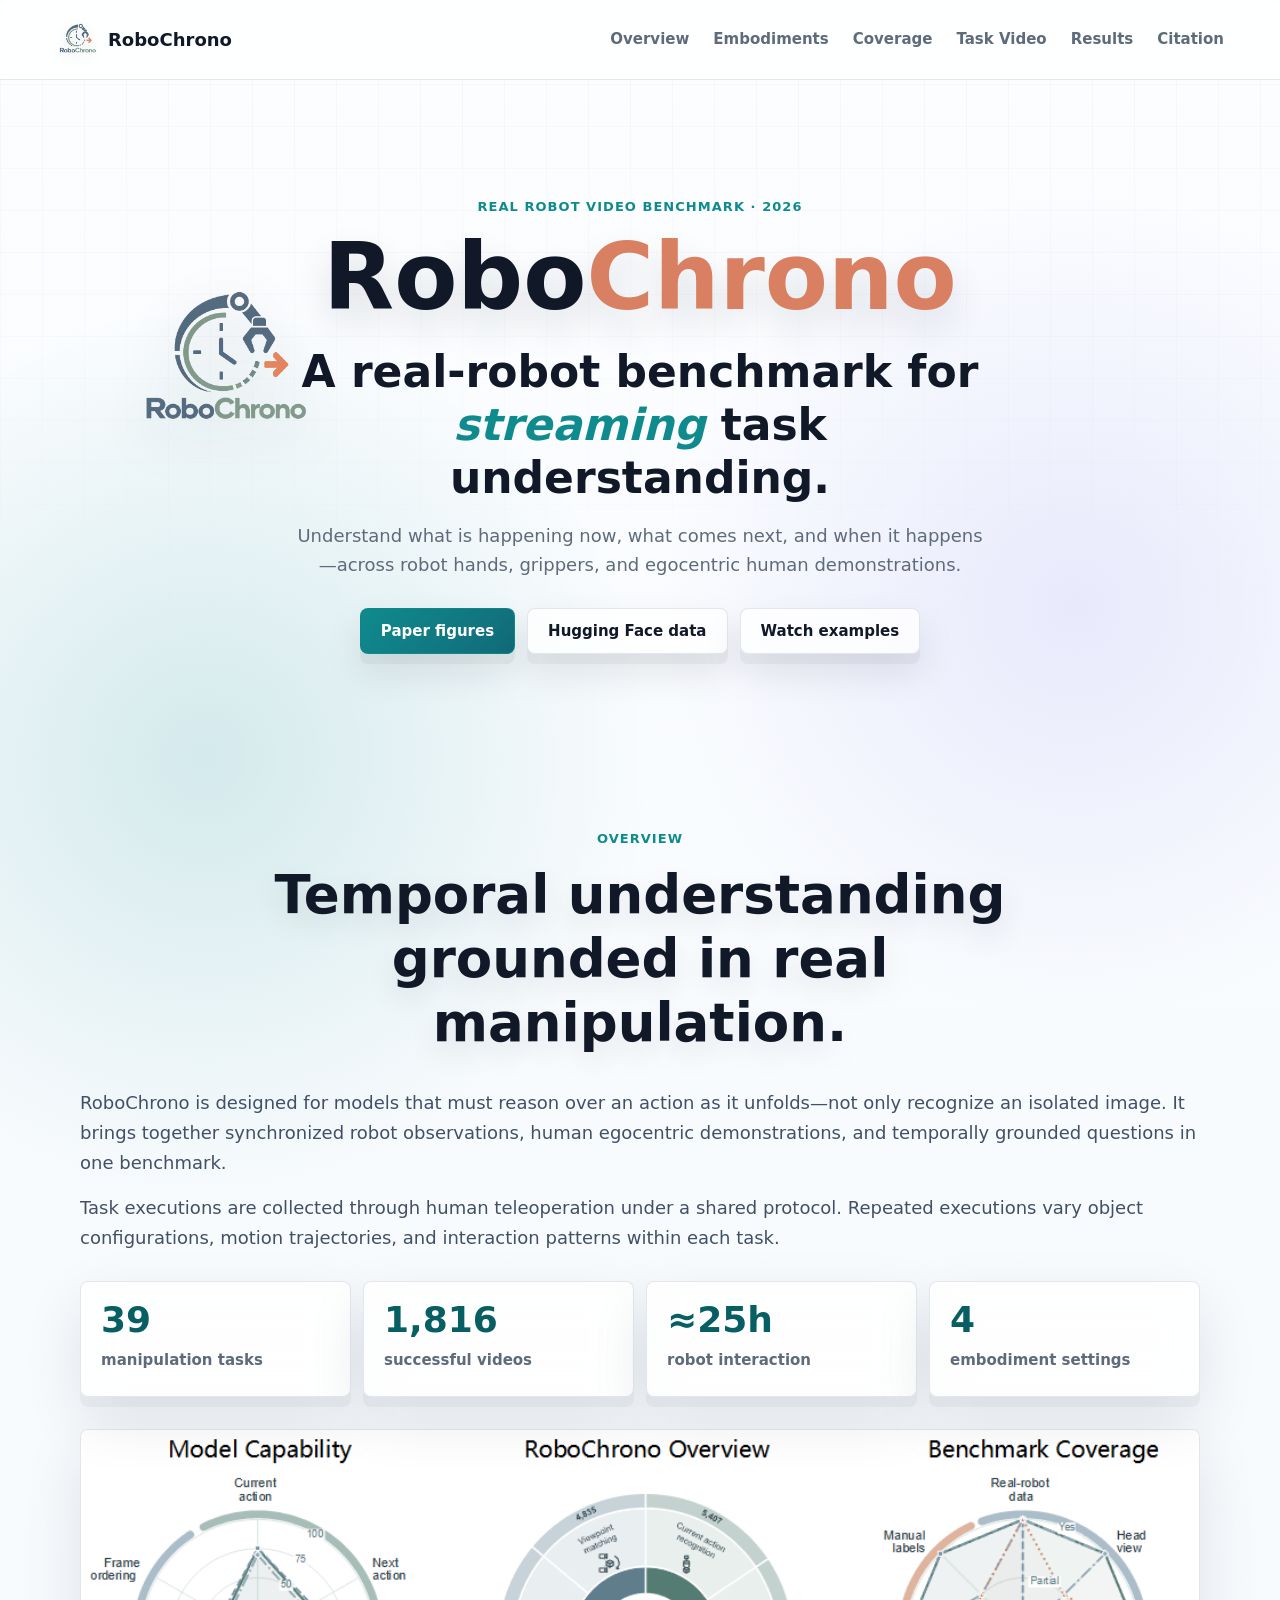
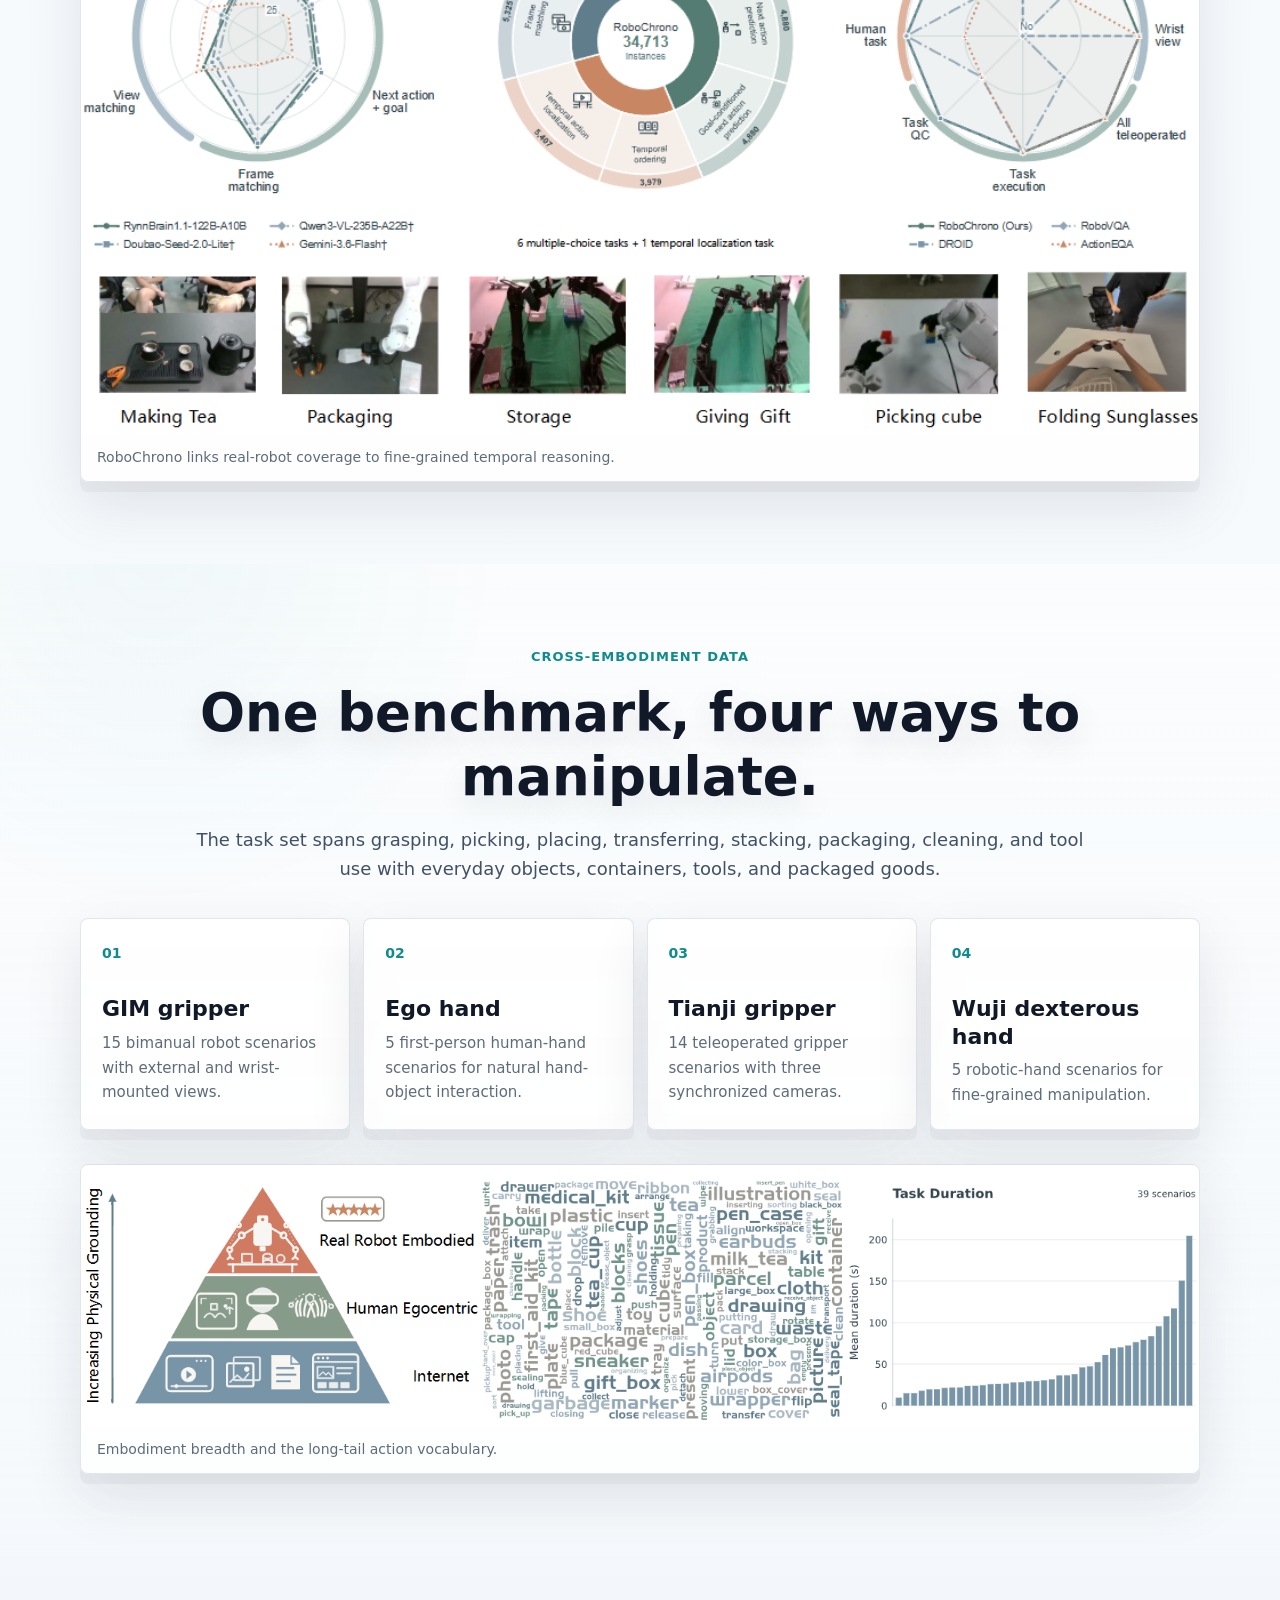
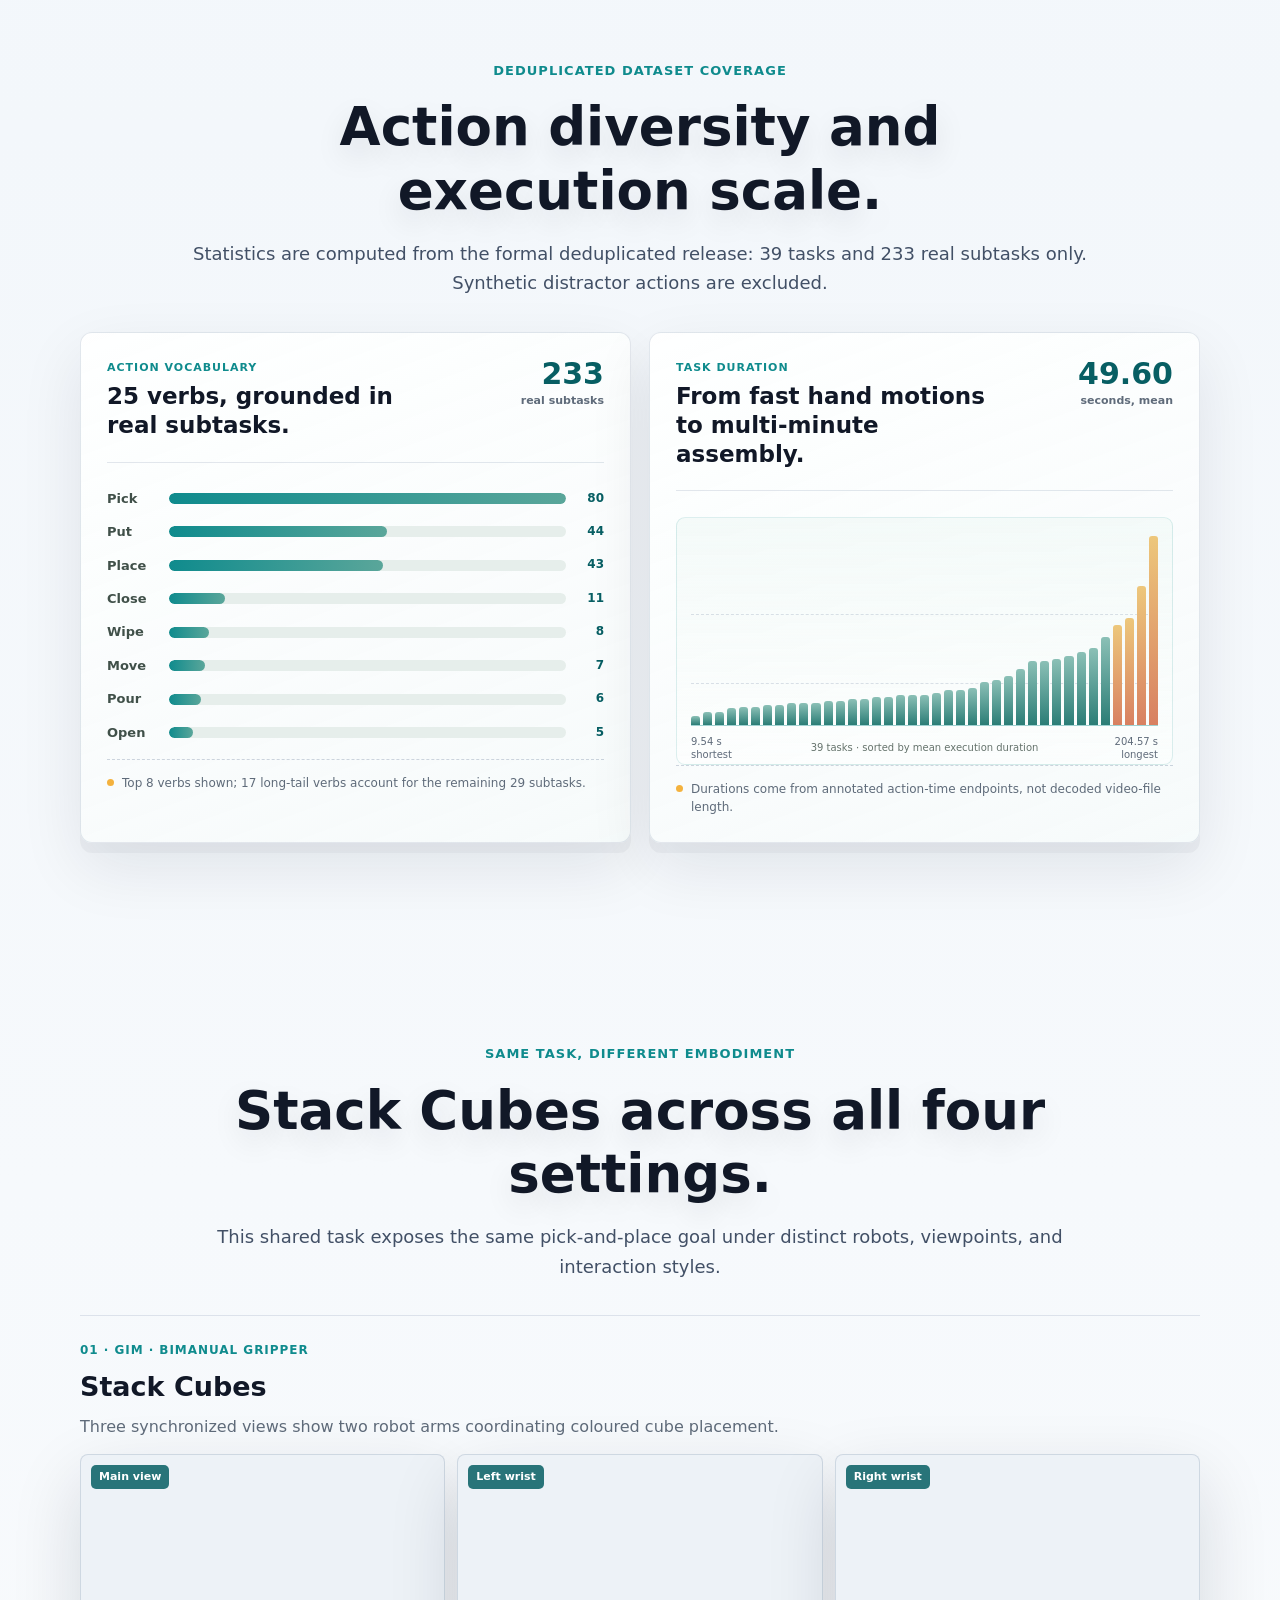
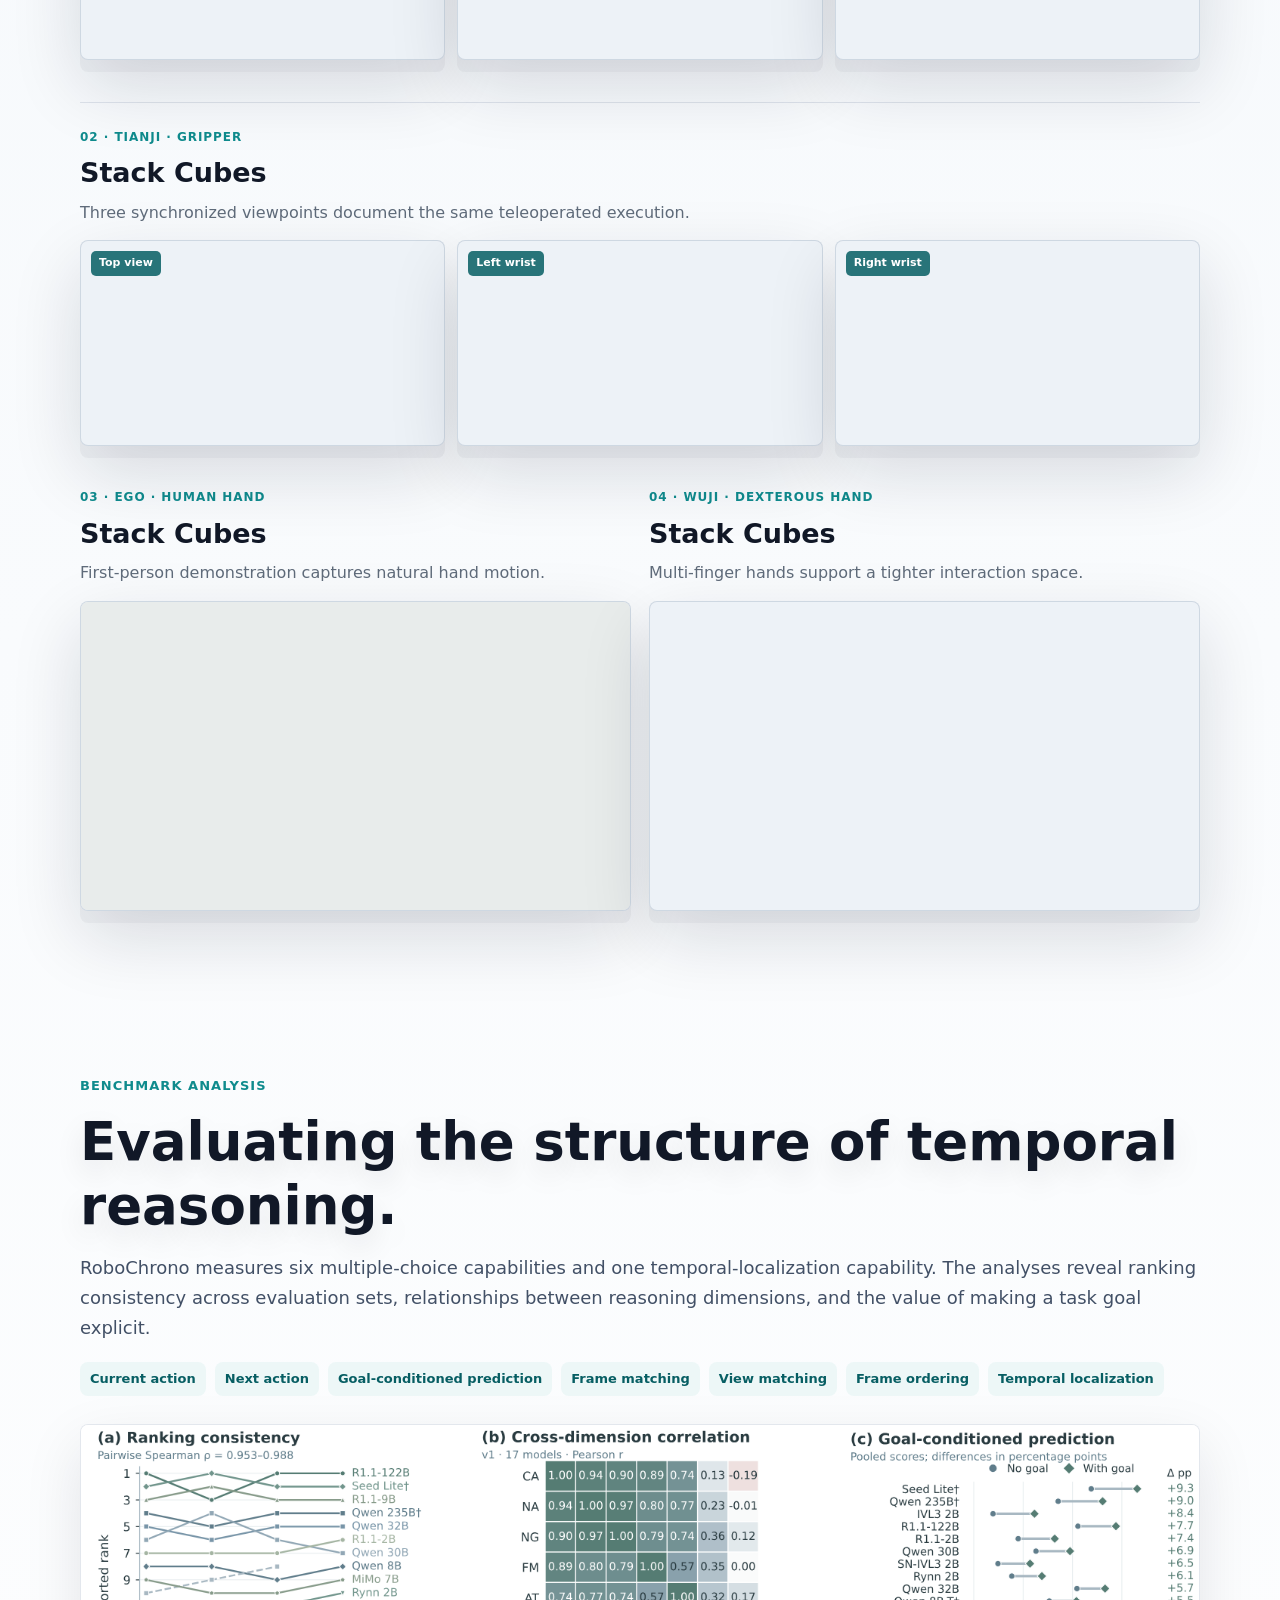
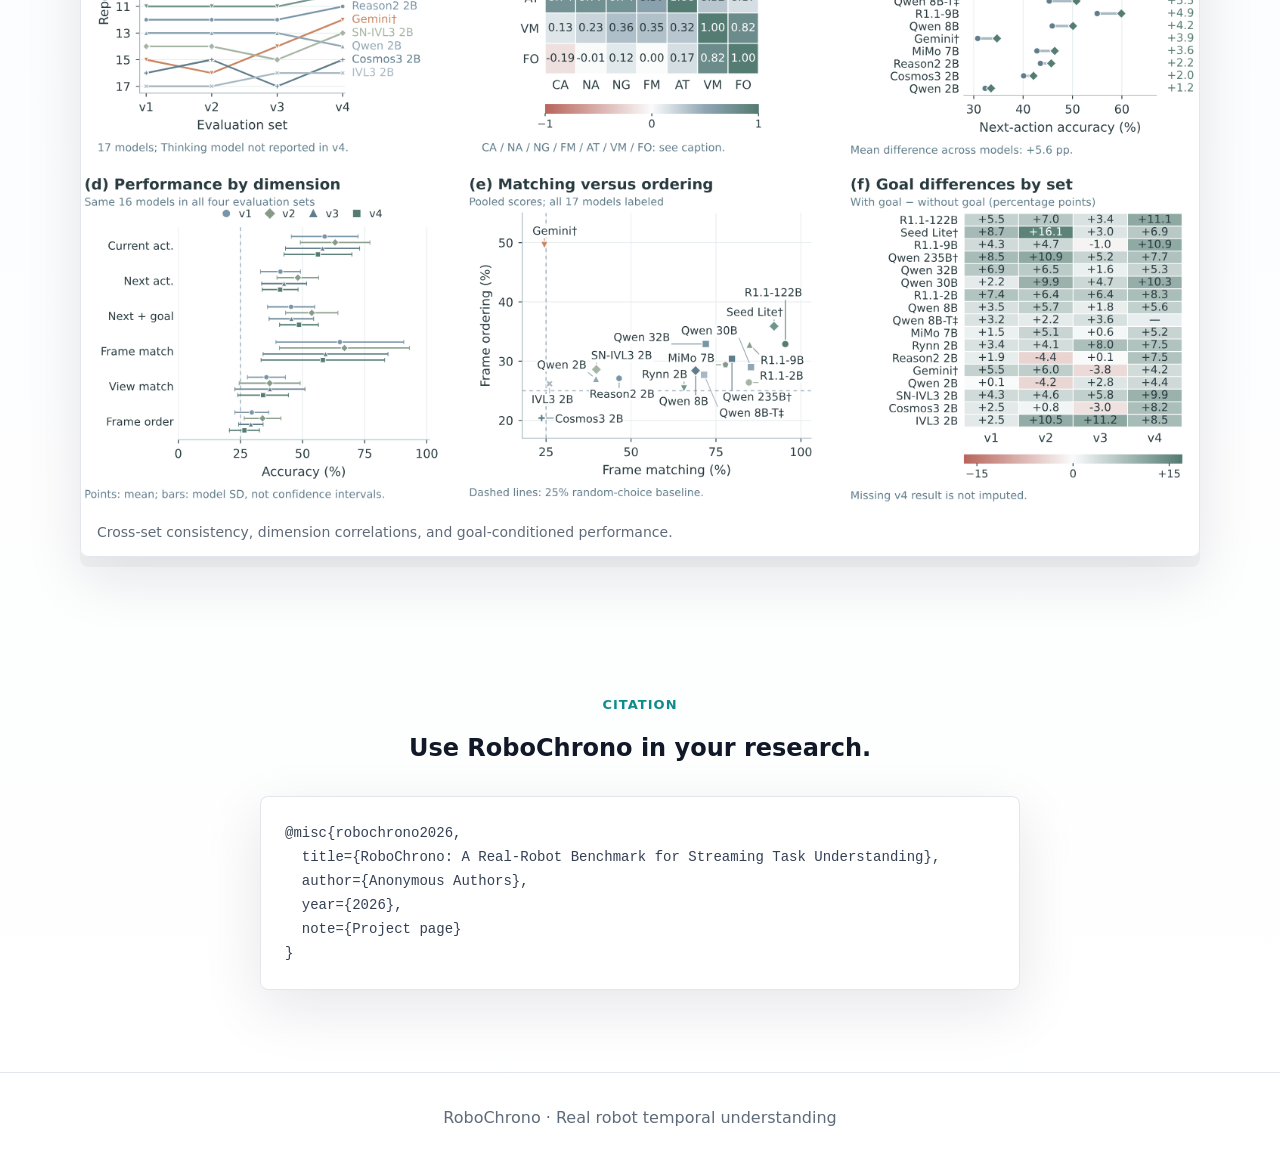
<file: index.html>
<!doctype html>
<html lang="en">
  <head>
    <meta charset="utf-8">
    <meta name="viewport" content="width=device-width, initial-scale=1">
    <title>RoboChrono — Real-Robot Temporal Understanding</title>
    <meta name="description" content="RoboChrono is a real-robot benchmark for temporal task understanding across four manipulation embodiments.">
    <link rel="icon" type="image/png" href="assets/images/logo-transparent.png">
    <link rel="apple-touch-icon" href="assets/images/logo-transparent.png">
    <meta property="og:title" content="RoboChrono — Real-Robot Temporal Understanding">
    <meta property="og:description" content="A real-robot benchmark for streaming task understanding across four manipulation embodiments.">
    <meta property="og:image" content="https://li-zzmm.github.io/robochrono/assets/images/logo-transparent.png">
    <meta property="og:type" content="website">
    <meta name="twitter:card" content="summary">
    <meta name="twitter:image" content="https://li-zzmm.github.io/robochrono/assets/images/logo-transparent.png">
    <link rel="stylesheet" href="styles.css">
  </head>
  <body>
    <header class="site-header">
      <a class="brand" href="#top"><img class="site-logo" src="assets/images/logo-transparent.png" alt="RoboChrono logo"><span>RoboChrono</span></a>
      <nav aria-label="Primary navigation"><a href="#overview">Overview</a><a href="#embodiments">Embodiments</a><a href="#coverage">Coverage</a><a href="#task-video">Task Video</a><a href="#results">Results</a><a href="#citation">Citation</a></nav>
    </header>
    <main id="top">
      <section class="hero hero-simple">
        <img class="hero-feature-logo" src="assets/images/logo-transparent.png" alt="RoboChrono dataset logo">
        <div class="hero-copy">
          <p class="eyebrow">Real robot video benchmark · 2026</p>
          <h1>Robo<span>Chrono</span></h1>
          <p class="hero-lede">A real-robot benchmark for <em>streaming</em> task understanding.</p>
          <p class="hero-description">Understand what is happening now, what comes next, and when it happens—across robot hands, grippers, and egocentric human demonstrations.</p>
          <div class="action-row"><a class="button primary" href="1.pdf" target="_blank" rel="noopener">Paper figures</a><a class="button" href="https://huggingface.co/datasets/GIM-RoboLab/robochrono/tree/main" target="_blank" rel="noopener">Hugging Face data</a><a class="button" href="#task-video">Watch examples</a></div>
        </div>
      </section>

      <section id="overview" class="section overview-section">
        <div class="section-heading left"><p class="eyebrow">Overview</p><h2>Temporal understanding grounded in real manipulation.</h2></div>
        <div class="overview-layout">
          <div class="overview-copy">
            <p>RoboChrono is designed for models that must reason over an action as it unfolds—not only recognize an isolated image. It brings together synchronized robot observations, human egocentric demonstrations, and temporally grounded questions in one benchmark.</p>
            <p>Task executions are collected through human teleoperation under a shared protocol. Repeated executions vary object configurations, motion trajectories, and interaction patterns within each task.</p>
            <div class="stat-grid"><div><strong>39</strong><span>manipulation tasks</span></div><div><strong>1,816</strong><span>successful videos</span></div><div><strong>≈25h</strong><span>robot interaction</span></div><div><strong>4</strong><span>embodiment settings</span></div></div>
          </div>
          <figure class="figure-card overview-figure"><img src="assets/images/robochrono-overview.png" alt="RoboChrono overview showing model capability and benchmark coverage"><figcaption>RoboChrono links real-robot coverage to fine-grained temporal reasoning.</figcaption></figure>
        </div>
      </section>

      <section id="embodiments" class="section dark-section">
        <div class="section-heading"><p class="eyebrow">Cross-embodiment data</p><h2>One benchmark, four ways to manipulate.</h2><p class="section-intro">The task set spans grasping, picking, placing, transferring, stacking, packaging, cleaning, and tool use with everyday objects, containers, tools, and packaged goods.</p></div>
        <div class="embodiment-grid">
          <article class="embodiment-card gim"><span class="card-number">01</span><h3>GIM gripper</h3><p>15 bimanual robot scenarios with external and wrist-mounted views.</p></article>
          <article class="embodiment-card ego"><span class="card-number">02</span><h3>Ego hand</h3><p>5 first-person human-hand scenarios for natural hand-object interaction.</p></article>
          <article class="embodiment-card tianji"><span class="card-number">03</span><h3>Tianji gripper</h3><p>14 teleoperated gripper scenarios with three synchronized cameras.</p></article>
          <article class="embodiment-card dex"><span class="card-number">04</span><h3>Wuji dexterous hand</h3><p>5 robotic-hand scenarios for fine-grained manipulation.</p></article>
        </div>
        <div class="data-figures"><figure class="figure-card"><img src="assets/images/embodiment-and-actions.png" alt="Embodiment hierarchy, action vocabulary, and action distribution"><figcaption>Embodiment breadth and the long-tail action vocabulary.</figcaption></figure></div>
      </section>

      <section id="coverage" class="section coverage-section">
        <div class="section-heading">
          <p class="eyebrow">Deduplicated dataset coverage</p>
          <h2>Action diversity and execution scale.</h2>
          <p class="section-intro">Statistics are computed from the formal deduplicated release: 39 tasks and 233 real subtasks only. Synthetic distractor actions are excluded.</p>
        </div>
        <div class="coverage-grid">
          <article class="coverage-card action-card">
            <div class="coverage-card-head"><div><p class="chart-kicker">Action vocabulary</p><h3>25 verbs, grounded in real subtasks.</h3></div><strong>233<small>real subtasks</small></strong></div>
            <div class="bar-chart" aria-label="Top eight verb frequencies">
              <div class="bar-row"><span>Pick</span><div><i style="--w:100%"></i></div><b>80</b></div>
              <div class="bar-row"><span>Put</span><div><i style="--w:55%"></i></div><b>44</b></div>
              <div class="bar-row"><span>Place</span><div><i style="--w:54%"></i></div><b>43</b></div>
              <div class="bar-row"><span>Close</span><div><i style="--w:14%"></i></div><b>11</b></div>
              <div class="bar-row"><span>Wipe</span><div><i style="--w:10%"></i></div><b>8</b></div>
              <div class="bar-row"><span>Move</span><div><i style="--w:9%"></i></div><b>7</b></div>
              <div class="bar-row"><span>Pour</span><div><i style="--w:8%"></i></div><b>6</b></div>
              <div class="bar-row"><span>Open</span><div><i style="--w:6%"></i></div><b>5</b></div>
            </div>
            <p class="chart-note"><span></span> Top 8 verbs shown; 17 long-tail verbs account for the remaining 29 subtasks.</p>
          </article>
          <article class="coverage-card duration-card">
            <div class="coverage-card-head"><div><p class="chart-kicker">Task duration</p><h3>From fast hand motions to multi-minute assembly.</h3></div><strong>49.60<small>seconds, mean</small></strong></div>
            <div class="duration-chart" aria-label="Average duration of 39 deduplicated tasks, ordered from shortest to longest">
              <div class="duration-bars">
                <i style="--h:5" title="move_flower_hand · 9.54 s"></i><i style="--h:7" title="stack_cubes_hand · 15.03 s"></i><i style="--h:7" title="stow_sunglasses_tianjihand · 15.13 s"></i><i style="--h:9" title="pack_gift_hand · 17.93 s"></i><i style="--h:10" title="box_pen_hand · 19.61 s"></i><i style="--h:10" title="tidy_stationery_tianji · 19.71 s"></i><i style="--h:11" title="stack_cubes_tianjihand · 21.30 s"></i><i style="--h:11" title="sort_cubes_gim · 21.81 s"></i><i style="--h:12" title="box_pen_tianjihand · 21.90 s"></i><i style="--h:12" title="pack_gift_gim · 23.73 s"></i><i style="--h:12" title="box_shoes_gim · 23.87 s"></i><i style="--h:13" title="zip_pouch_tianji · 24.57 s"></i><i style="--h:13" title="cap_pen_gim · 25.98 s"></i><i style="--h:14" title="pack_sunglasses_hand · 26.32 s"></i><i style="--h:14" title="sort_cubes_tianji · 26.60 s"></i><i style="--h:15" title="box_shoe_tianji · 27.89 s"></i><i style="--h:15" title="pack_express_tianji · 28.06 s"></i><i style="--h:16" title="move_gift_tianjihand · 29.44 s"></i><i style="--h:16" title="move_flower_tianjihand · 29.66 s"></i><i style="--h:16" title="tidy_stationery_gim · 30.55 s"></i><i style="--h:17" title="bag_toy_gim · 31.59 s"></i><i style="--h:19" title="slip_tshirt_gim · 36.49 s"></i><i style="--h:19" title="zip_pouch_gim · 36.60 s"></i><i style="--h:20" title="stack_cubes_gim · 37.93 s"></i><i style="--h:23" title="pack_airpods_tianji · 45.97 s"></i><i style="--h:24" title="stack_cubes_tianji · 47.43 s"></i><i style="--h:26" title="pack_gift_tianji · 52.44 s"></i><i style="--h:30" title="wipe_plate_gim · 60.91 s"></i><i style="--h:34" title="wash_dishes_gim · 69.04 s"></i><i style="--h:34" title="wash_dishes_tianji · 70.40 s"></i><i style="--h:35" title="wipe_plate_tianji · 72.35 s"></i><i style="--h:37" title="make_tea_gim · 76.45 s"></i><i style="--h:39" title="brew_teabag_gim · 79.22 s"></i><i style="--h:41" title="pack_airpods_gim · 83.53 s"></i><i style="--h:47" title="make_tea_tianji · 95.65 s"></i><i style="--h:53" title="brew_teabag_tianji · 107.72 s"></i><i style="--h:57" title="takeout_trash_tianji · 117.04 s"></i><i style="--h:74" title="pack_aidkit_tianji · 150.50 s"></i><i style="--h:100" title="pack_aidkit_gim · 204.57 s"></i>
              </div>
              <div class="duration-axis"><span>9.54 s<br>shortest</span><span>39 tasks · sorted by mean execution duration</span><span>204.57 s<br>longest</span></div>
            </div>
            <p class="chart-note"><span></span> Durations come from annotated action-time endpoints, not decoded video-file length.</p>
          </article>
        </div>
      </section>

      <section id="task-video" class="section task-section">
        <div class="section-heading left task-heading"><p class="eyebrow">Same task, different embodiment</p><h2>Stack Cubes across all four settings.</h2><p class="section-intro">This shared task exposes the same pick-and-place goal under distinct robots, viewpoints, and interaction styles.</p></div>
        <div class="video-grid">
          <article class="sample-card multi-view"><div class="sample-copy"><p class="video-kicker">01 · GIM · Bimanual gripper</p><h3>Stack Cubes</h3><p>Three synchronized views show two robot arms coordinating coloured cube placement.</p></div><div class="triview"><div><span>Main view</span><video autoplay muted loop playsinline preload="metadata"><source src="assets/videos/stack-cubes-gim-main-2x.mp4" type="video/mp4"></video></div><div><span>Left wrist</span><video autoplay muted loop playsinline preload="metadata"><source src="assets/videos/stack-cubes-gim-wrist-left-2x.mp4" type="video/mp4"></video></div><div><span>Right wrist</span><video autoplay muted loop playsinline preload="metadata"><source src="assets/videos/stack-cubes-gim-wrist-right-2x.mp4" type="video/mp4"></video></div></div></article>
          <article class="sample-card multi-view"><div class="sample-copy"><p class="video-kicker">02 · Tianji · Gripper</p><h3>Stack Cubes</h3><p>Three synchronized viewpoints document the same teleoperated execution.</p></div><div class="triview"><div><span>Top view</span><video autoplay muted loop playsinline preload="metadata"><source src="assets/videos/stack-cubes-tianji-top-2x.mp4" type="video/mp4"></video></div><div><span>Left wrist</span><video autoplay muted loop playsinline preload="metadata"><source src="assets/videos/stack-cubes-tianji-wrist-left-2x.mp4" type="video/mp4"></video></div><div><span>Right wrist</span><video autoplay muted loop playsinline preload="metadata"><source src="assets/videos/stack-cubes-tianji-wrist-right-2x.mp4" type="video/mp4"></video></div></div></article>
          <div class="single-view-grid"><article class="sample-card"><div class="sample-copy"><p class="video-kicker">03 · Ego · Human hand</p><h3>Stack Cubes</h3><p>First-person demonstration captures natural hand motion.</p></div><div class="video-frame portrait"><video autoplay muted loop playsinline preload="metadata"><source src="assets/videos/stack-cubes-ego-hand-2x.mp4" type="video/mp4"></video></div></article><article class="sample-card"><div class="sample-copy"><p class="video-kicker">04 · Wuji · Dexterous hand</p><h3>Stack Cubes</h3><p>Multi-finger hands support a tighter interaction space.</p></div><div class="video-frame"><video autoplay muted loop playsinline preload="metadata"><source src="assets/videos/stack-cubes-tianji-hand-2x.mp4" type="video/mp4"></video></div></article></div>
        </div>
      </section>

      <section id="results" class="section results-section"><div class="results-copy"><p class="eyebrow">Benchmark analysis</p><h2>Evaluating the structure of temporal reasoning.</h2><p>RoboChrono measures six multiple-choice capabilities and one temporal-localization capability. The analyses reveal ranking consistency across evaluation sets, relationships between reasoning dimensions, and the value of making a task goal explicit.</p><div class="reasoning-list"><span>Current action</span><span>Next action</span><span>Goal-conditioned prediction</span><span>Frame matching</span><span>View matching</span><span>Frame ordering</span><span>Temporal localization</span></div></div><figure class="figure-card"><img src="assets/images/benchmark-results.png" alt="Benchmark result analysis across temporal reasoning dimensions"><figcaption>Cross-set consistency, dimension correlations, and goal-conditioned performance.</figcaption></figure></section>

      <section id="citation" class="section citation-section"><p class="eyebrow">Citation</p><h2>Use RoboChrono in your research.</h2><pre><code>@misc{robochrono2026,
  title={RoboChrono: A Real-Robot Benchmark for Streaming Task Understanding},
  author={Anonymous Authors},
  year={2026},
  note={Project page}
}</code></pre></section>
    </main>
    <footer class="footer"><span class="brand-mark">R</span> RoboChrono <span>·</span> Real robot temporal understanding</footer>
    <script src="script.js"></script>
  </body>
</html>
</file>
<file: styles.css>
:root {
  --ink: #111827;
  --muted: #5f6b7a;
  --line: rgba(148, 163, 184, .26);
  --paper: rgba(255, 255, 255, .82);
  --accent: #0f8b8d;
  --accent-dark: #075e63;
  --sun: #f4b23e;
  --shadow: 0 18px 60px rgba(15, 23, 42, .1);
}

* { box-sizing: border-box; }
html { scroll-behavior: smooth; }
body {
  min-width: 320px;
  margin: 0;
  color: var(--ink);
  background:
    radial-gradient(circle at 16% 10%, rgba(15, 139, 141, .16), transparent 28rem),
    radial-gradient(circle at 84% 8%, rgba(79, 70, 229, .1), transparent 26rem),
    linear-gradient(180deg, #fbfdff 0%, #f3f7fb 44%, #fff 100%);
  font-family: "SF Pro Display", "Segoe UI", Inter, ui-sans-serif, system-ui, -apple-system, BlinkMacSystemFont, sans-serif;
  line-height: 1.65;
}
body::before {
  position: fixed; inset: 0; z-index: -1; content: ""; pointer-events: none;
  background-image: linear-gradient(rgba(15, 23, 42, .035) 1px, transparent 1px), linear-gradient(90deg, rgba(15, 23, 42, .035) 1px, transparent 1px);
  background-size: 42px 42px;
  mask-image: linear-gradient(180deg, rgba(0, 0, 0, .82), transparent 72%);
}
a { color: inherit; text-decoration: none; }

.site-header {
  position: sticky; top: 0; z-index: 10; display: flex; align-items: center; justify-content: space-between; gap: 32px;
  padding: 18px clamp(24px, 5vw, 56px); border-bottom: 1px solid rgba(221, 227, 234, .8);
  background: rgba(255, 255, 255, .72); backdrop-filter: blur(22px) saturate(160%);
}
.brand { display: inline-flex; align-items: center; gap: 9px; font-size: 18px; font-weight: 760; }.site-logo { display: block; width: 43px; height: 43px; object-fit: contain; filter: drop-shadow(0 3px 7px rgba(15,23,42,.12)); }.brand-mark { display: none; }
nav { display: flex; gap: 24px; color: var(--muted); font-size: 15px; font-weight: 620; } nav a:hover { color: var(--accent-dark); }

.hero { position: relative; max-width: 1040px; min-height: 610px; margin: auto; padding: 116px 32px 92px; text-align: center; }
.hero-feature-logo { position: absolute; top: 40%; left: 10px; width: 190px; height: 190px; object-fit: contain; transform: translateY(-42%); filter: drop-shadow(0 16px 26px rgba(15, 23, 42, .12)); }
.hero-copy { max-width: 800px; margin: auto; }.eyebrow { margin: 0 0 14px; color: var(--accent); font-size: 13px; font-weight: 780; letter-spacing: .08em; text-transform: uppercase; }
h1, h2, h3, p { margin-top: 0; } h1, h2, h3 { font-family: inherit; letter-spacing: 0; }
h1 { margin-bottom: 21px; font-size: clamp(58px, 8vw, 92px); font-weight: 820; line-height: 1.02; text-shadow: 0 18px 36px rgba(15, 23, 42, .12); }
h1 span { color: #d98063; }.hero-lede { max-width: 700px; margin: 0 auto 16px; font-size: clamp(29px, 4vw, 44px); font-weight: 760; line-height: 1.2; }.hero-lede em { color: var(--accent); }
.hero-description { max-width: 690px; margin: auto; color: var(--muted); font-size: 18px; }.action-row { display: flex; justify-content: center; flex-wrap: wrap; gap: 12px; margin-top: 28px; }
.button { display: inline-flex; align-items: center; justify-content: center; min-width: 116px; height: 46px; padding: 0 20px; border: 1px solid var(--line); border-radius: 8px; background: rgba(255,255,255,.78); color: var(--ink); font-size: 15px; font-weight: 760; box-shadow: 0 10px 0 rgba(15,23,42,.045), 0 18px 38px rgba(15,23,42,.1); }
.button.primary { border-color: rgba(15,139,141,.78); background: linear-gradient(135deg, #0f8b8d, #126a79); color: #fff; }.button:hover { transform: translateY(-2px); }

.section { width: min(1120px, calc(100% - 48px)); margin: auto; padding: 82px 0; }.section-heading { max-width: 900px; margin: 0 auto 34px; text-align: center; }.section-heading.left { text-align: center; }
.section-heading h2, .results-copy h2 { margin-bottom: 16px; font-size: clamp(38px, 4.5vw, 53px); font-weight: 780; line-height: 1.2; text-shadow: 0 12px 30px rgba(15,23,42,.1); }.section-intro { margin: 0; color: #425066; font-size: 18px; }
.overview-layout { display: flex; flex-direction: column; gap: 28px; }.overview-copy { width: 100%; }.overview-copy > p { margin: 0 0 16px; color: #425066; font-size: 18px; }.stat-grid { display: grid; grid-template-columns: repeat(4, 1fr); gap: 12px; margin-top: 28px; }.stat-grid div { min-height: 116px; padding: 20px; border: 1px solid var(--line); border-radius: 8px; background: var(--paper); box-shadow: 0 10px 0 rgba(15,23,42,.035), 0 22px 58px rgba(15,23,42,.1); backdrop-filter: blur(18px); }.stat-grid strong { display: block; color: var(--accent-dark); font-size: 36px; line-height: 1; }.stat-grid span { display: block; margin-top: 10px; color: var(--muted); font-size: 15px; font-weight: 740; }
.figure-card { width: 100%; margin: 0; overflow: hidden; border: 1px solid var(--line); border-radius: 8px; background: var(--paper); box-shadow: 0 10px 0 rgba(15,23,42,.035), 0 22px 58px rgba(15,23,42,.1); }.figure-card img { display: block; width: 100%; }.figure-card figcaption { padding: 12px 16px; color: var(--muted); font-size: 14px; }.overview-figure { margin-top: 4px; }

.dark-section { width: 100%; max-width: none; padding: 82px max(24px, calc((100% - 1120px) / 2)); background: linear-gradient(180deg, rgba(255,255,255,.56), rgba(245,249,252,.82)), radial-gradient(circle at 12% 0%, rgba(15,139,141,.1), transparent 22rem); color: var(--ink); }.dark-section .eyebrow { color: var(--accent); }.dark-section .section-intro { color: #425066; }.embodiment-grid { display: grid; grid-template-columns: repeat(4, 1fr); gap: 13px; }.embodiment-card { min-height: 194px; padding: 21px; border: 1px solid var(--line); border-radius: 8px; background: var(--paper); box-shadow: 0 10px 0 rgba(15,23,42,.035), 0 22px 58px rgba(15,23,42,.1); }.card-number { color: var(--accent); font-size: 14px; font-weight: 800; }.embodiment-card h3 { margin: 29px 0 8px; font-size: 22px; font-weight: 760; line-height: 1.25; }.embodiment-card p { margin: 0; color: var(--muted); font-size: 15px; }.data-figures { width: 100%; margin: 34px auto 0; }.data-figures .figure-card { width: 100%; }

.coverage-section { padding-top: 104px; padding-bottom: 104px; }.coverage-grid { display: grid; grid-template-columns: repeat(2, minmax(0, 1fr)); gap: 18px; }.coverage-card { min-height: 492px; padding: 26px; border: 1px solid var(--line); border-radius: 12px; background: linear-gradient(160deg, rgba(255,255,255,.92), rgba(246,251,250,.82)); box-shadow: 0 10px 0 rgba(15,23,42,.035), 0 24px 64px rgba(15,23,42,.09); }.coverage-card-head { display: flex; align-items: flex-start; justify-content: space-between; gap: 18px; padding-bottom: 22px; border-bottom: 1px solid var(--line); }.chart-kicker { margin-bottom: 5px; color: var(--accent); font-size: 11px; font-weight: 820; letter-spacing: .09em; text-transform: uppercase; }.coverage-card h3 { max-width: 325px; margin: 0; font-size: 23px; font-weight: 760; line-height: 1.25; }.coverage-card-head strong { flex: 0 0 auto; color: var(--accent-dark); font-size: 30px; line-height: 1; text-align: right; }.coverage-card-head strong small { display: block; margin-top: 6px; color: var(--muted); font-size: 11px; font-weight: 720; }
.bar-chart { display: grid; gap: 12px; padding: 25px 0 16px; }.bar-row { display: grid; grid-template-columns: 52px minmax(0, 1fr) 28px; gap: 10px; align-items: center; font-size: 13px; }.bar-row > span { color: #405049; font-weight: 700; }.bar-row > div { height: 11px; overflow: hidden; border-radius: 99px; background: #e6eeeb; }.bar-row i { display: block; width: var(--w); height: 100%; border-radius: inherit; background: linear-gradient(90deg, #0f8b8d, #5aa69a); }.bar-row b { color: var(--accent-dark); font-size: 12px; text-align: right; }.chart-note { display: flex; gap: 8px; margin: 0; padding-top: 14px; border-top: 1px dashed rgba(148,163,184,.45); color: var(--muted); font-size: 12px; line-height: 1.5; }.chart-note span { width: 7px; height: 7px; flex: 0 0 auto; margin-top: 5px; border-radius: 50%; background: var(--sun); }
.duration-chart { position: relative; margin-top: 26px; padding: 18px 14px 0; border: 1px solid rgba(15,139,141,.14); border-radius: 9px; background: linear-gradient(180deg, rgba(241,249,247,.75), rgba(255,255,255,.45)); }.duration-chart::before, .duration-chart::after { position: absolute; right: 14px; left: 14px; content: ""; border-top: 1px dashed rgba(148,163,184,.33); }.duration-chart::before { top: 39%; }.duration-chart::after { top: 67%; }.duration-bars { position: relative; z-index: 1; display: flex; align-items: end; height: 190px; gap: 3px; border-bottom: 1px solid rgba(15,139,141,.38); }.duration-bars i { display: block; height: calc(var(--h) * 1%); min-height: 7px; flex: 1 1 0; border-radius: 3px 3px 0 0; background: linear-gradient(180deg, #8bc0b6, #2b7d76); }.duration-bars i:nth-last-child(-n+4) { background: linear-gradient(180deg, #edc77b, #d88061); }.duration-bars i:hover { filter: brightness(.84); }.duration-axis { display: grid; grid-template-columns: 80px 1fr 80px; gap: 8px; padding: 9px 0 3px; color: var(--muted); font-size: 10px; line-height: 1.3; }.duration-axis span:nth-child(2) { padding-top: 6px; color: #65736c; text-align: center; }.duration-axis span:last-child { text-align: right; }

.task-section { padding-top: 96px; }.task-heading { max-width: 900px; }.video-grid { display: flex; flex-direction: column; gap: 42px; }.sample-card { padding-top: 25px; border-top: 1px solid var(--line); }.sample-copy { margin-bottom: 14px; }.video-kicker { margin-bottom: 4px; color: var(--accent); font-size: 12px; font-weight: 800; letter-spacing: .08em; text-transform: uppercase; }.sample-card h3 { margin-bottom: 4px; font-size: 27px; font-weight: 760; }.sample-card p:last-child { margin-bottom: 0; color: var(--muted); font-size: 16px; }.triview { display: grid; grid-template-columns: repeat(3, 1fr); gap: 12px; }.triview > div, .video-frame { position: relative; overflow: hidden; aspect-ratio: 16 / 9; border: 1px solid rgba(148,163,184,.34); border-radius: 8px; background: #edf2f7; box-shadow: 0 12px 0 rgba(15,23,42,.035), 0 26px 70px rgba(15,23,42,.14); }.triview video, .video-frame video { display: block; width: 100%; height: 100%; object-fit: cover; }.triview span { position: absolute; z-index: 1; top: 10px; left: 10px; padding: 3px 8px; border-radius: 5px; color: #fff; background: rgba(7,94,99,.85); font-size: 11px; font-weight: 760; }.single-view-grid { display: grid; grid-template-columns: repeat(2, 1fr); gap: 18px; }.single-view-grid .sample-card { padding-top: 0; border-top: 0; }.video-frame.portrait video { object-fit: contain; background: #e8eceb; }

.results-section { display: flex; flex-direction: column; gap: 28px; }.results-copy { width: 100%; }.results-copy > p:not(.eyebrow) { margin-bottom: 20px; color: #425066; font-size: 18px; }.reasoning-list { display: flex; flex-wrap: wrap; gap: 9px; }.reasoning-list span { padding: 6px 10px; border-radius: 8px; background: #edf7f7; color: var(--accent-dark); font-size: 13px; font-weight: 800; }.citation-section { padding-top: 55px; text-align: center; }.citation-section pre { max-width: 760px; margin: 27px auto 0; padding: 24px; overflow: auto; border: 1px solid var(--line); border-radius: 8px; background: var(--paper); color: #344054; text-align: left; font: 14px/1.72 "Cascadia Code", Consolas, monospace; box-shadow: var(--shadow); }.footer { padding: 32px 24px; border-top: 1px solid var(--line); color: var(--muted); text-align: center; }.footer .brand-mark { display: none; }

@media (max-width: 760px) { nav { display: none; }.hero { min-height: 520px; padding: 88px 24px 66px; }.hero-feature-logo { position: static; display: block; width: 104px; height: 104px; margin: 0 auto 17px; transform: none; }.section { width: min(100% - 32px, 1120px); padding: 62px 0; }.stat-grid, .embodiment-grid, .coverage-grid { grid-template-columns: repeat(2, 1fr); }.dark-section { padding: 62px 16px; }.triview { grid-template-columns: 1fr; }.single-view-grid { grid-template-columns: 1fr; }.section-heading h2, .results-copy h2 { font-size: 35px; }.coverage-grid { grid-template-columns: 1fr; }.coverage-card { min-height: auto; } }
@media (max-width: 440px) { .stat-grid, .embodiment-grid { grid-template-columns: 1fr; }.action-row { flex-direction: column; align-items: stretch; }.button { width: 100%; }.hero { min-height: auto; } }
</file>
